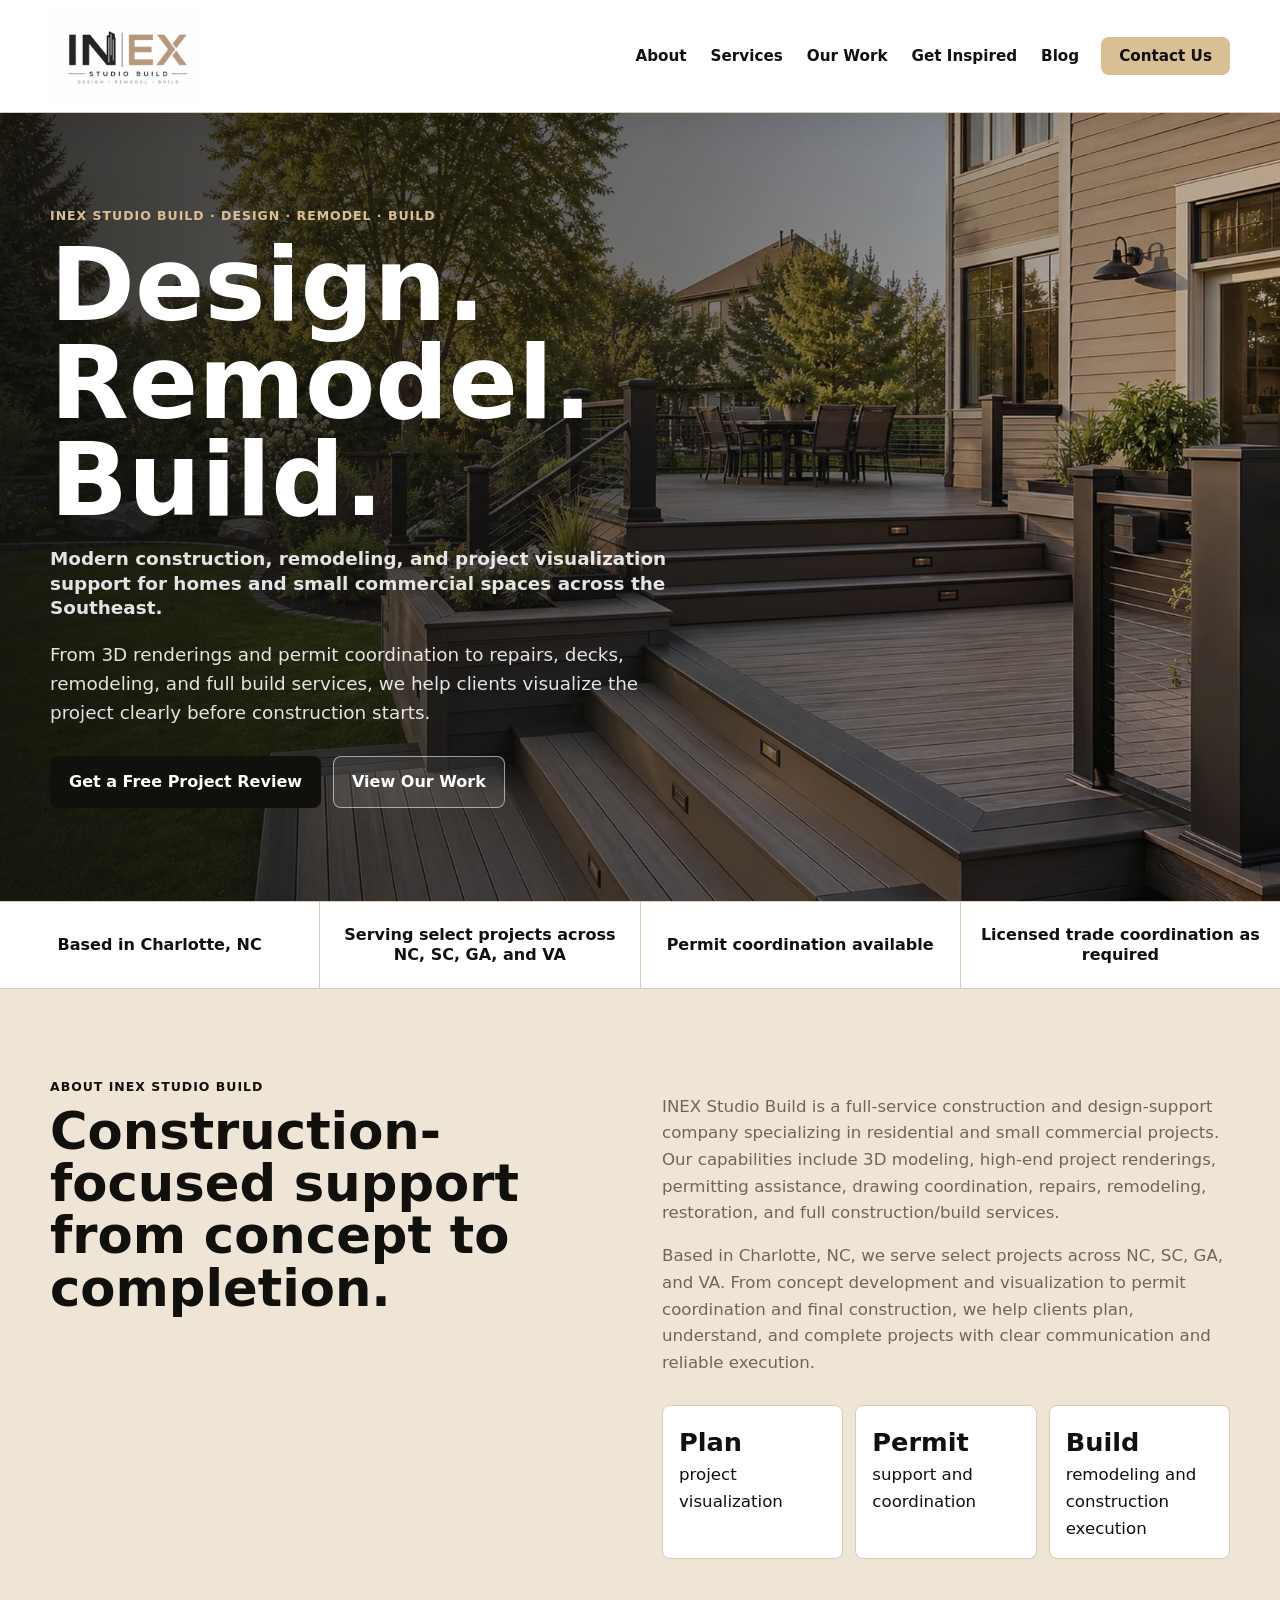
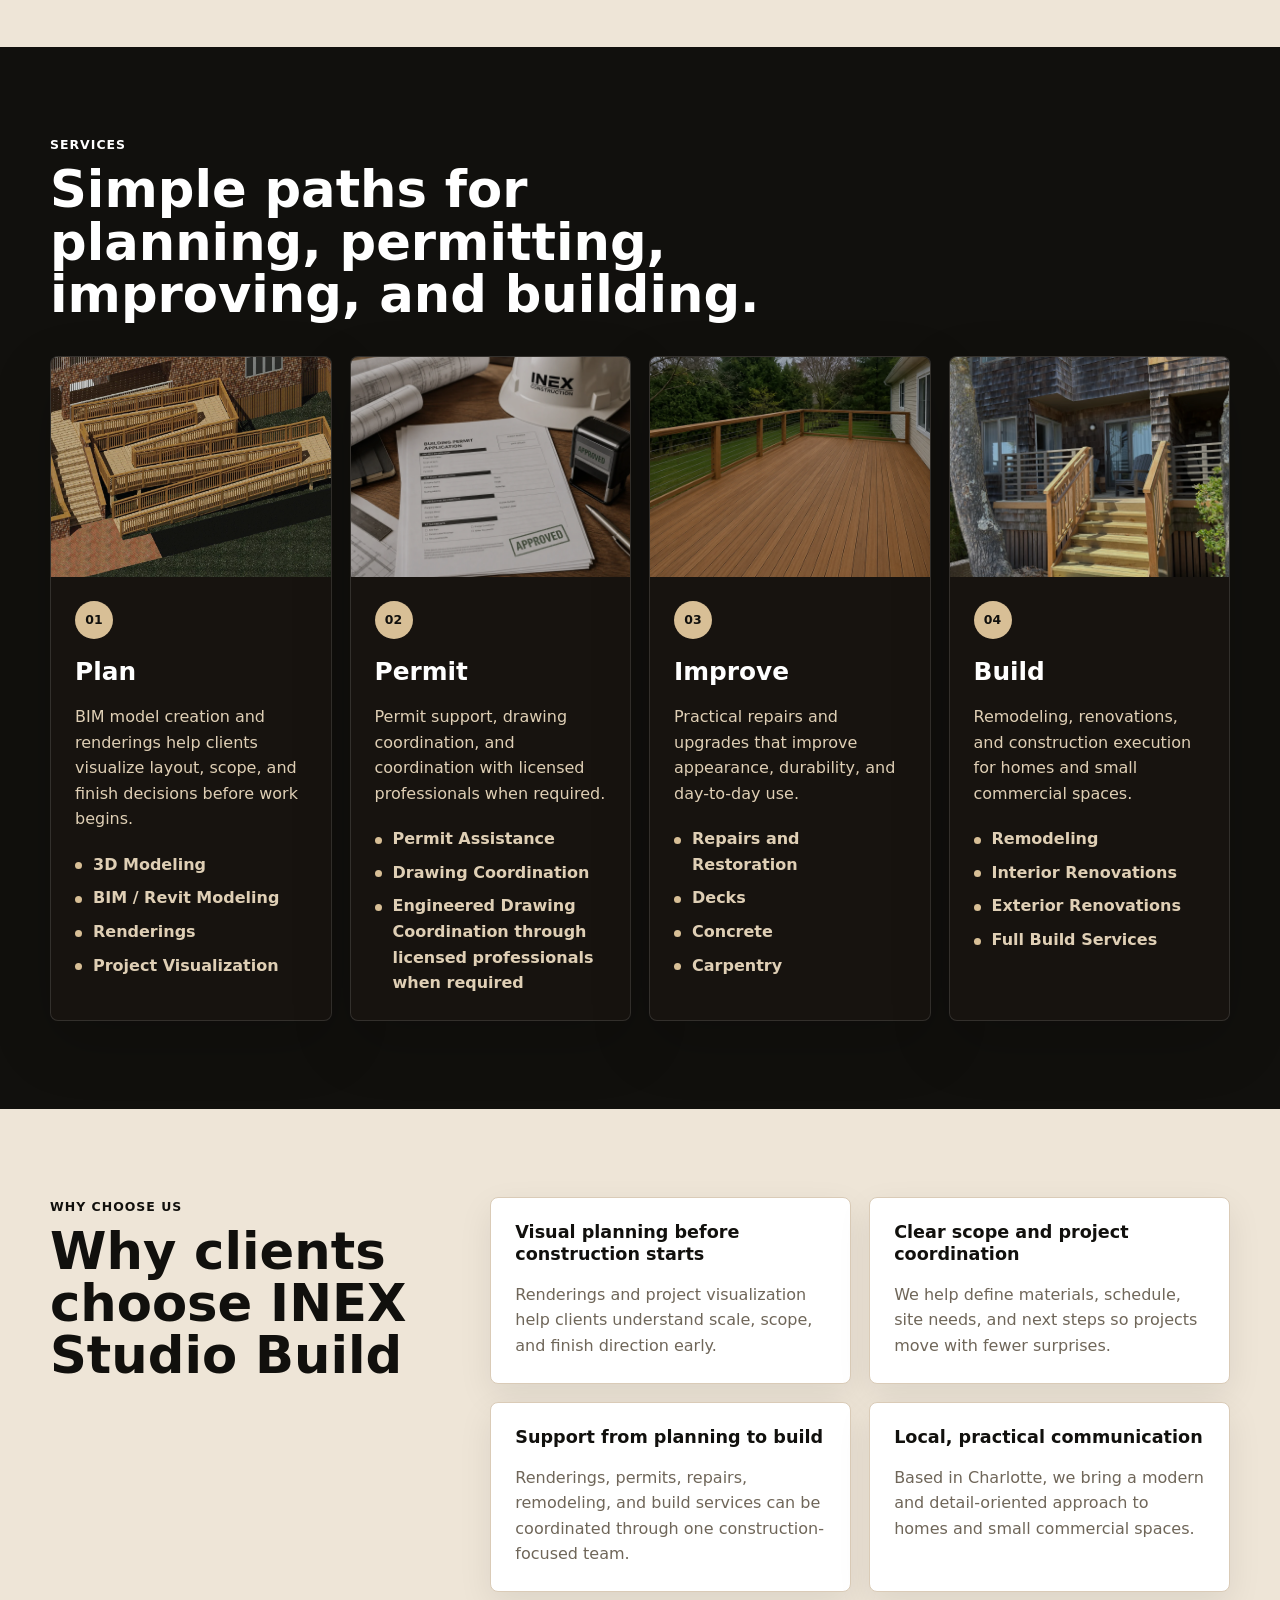
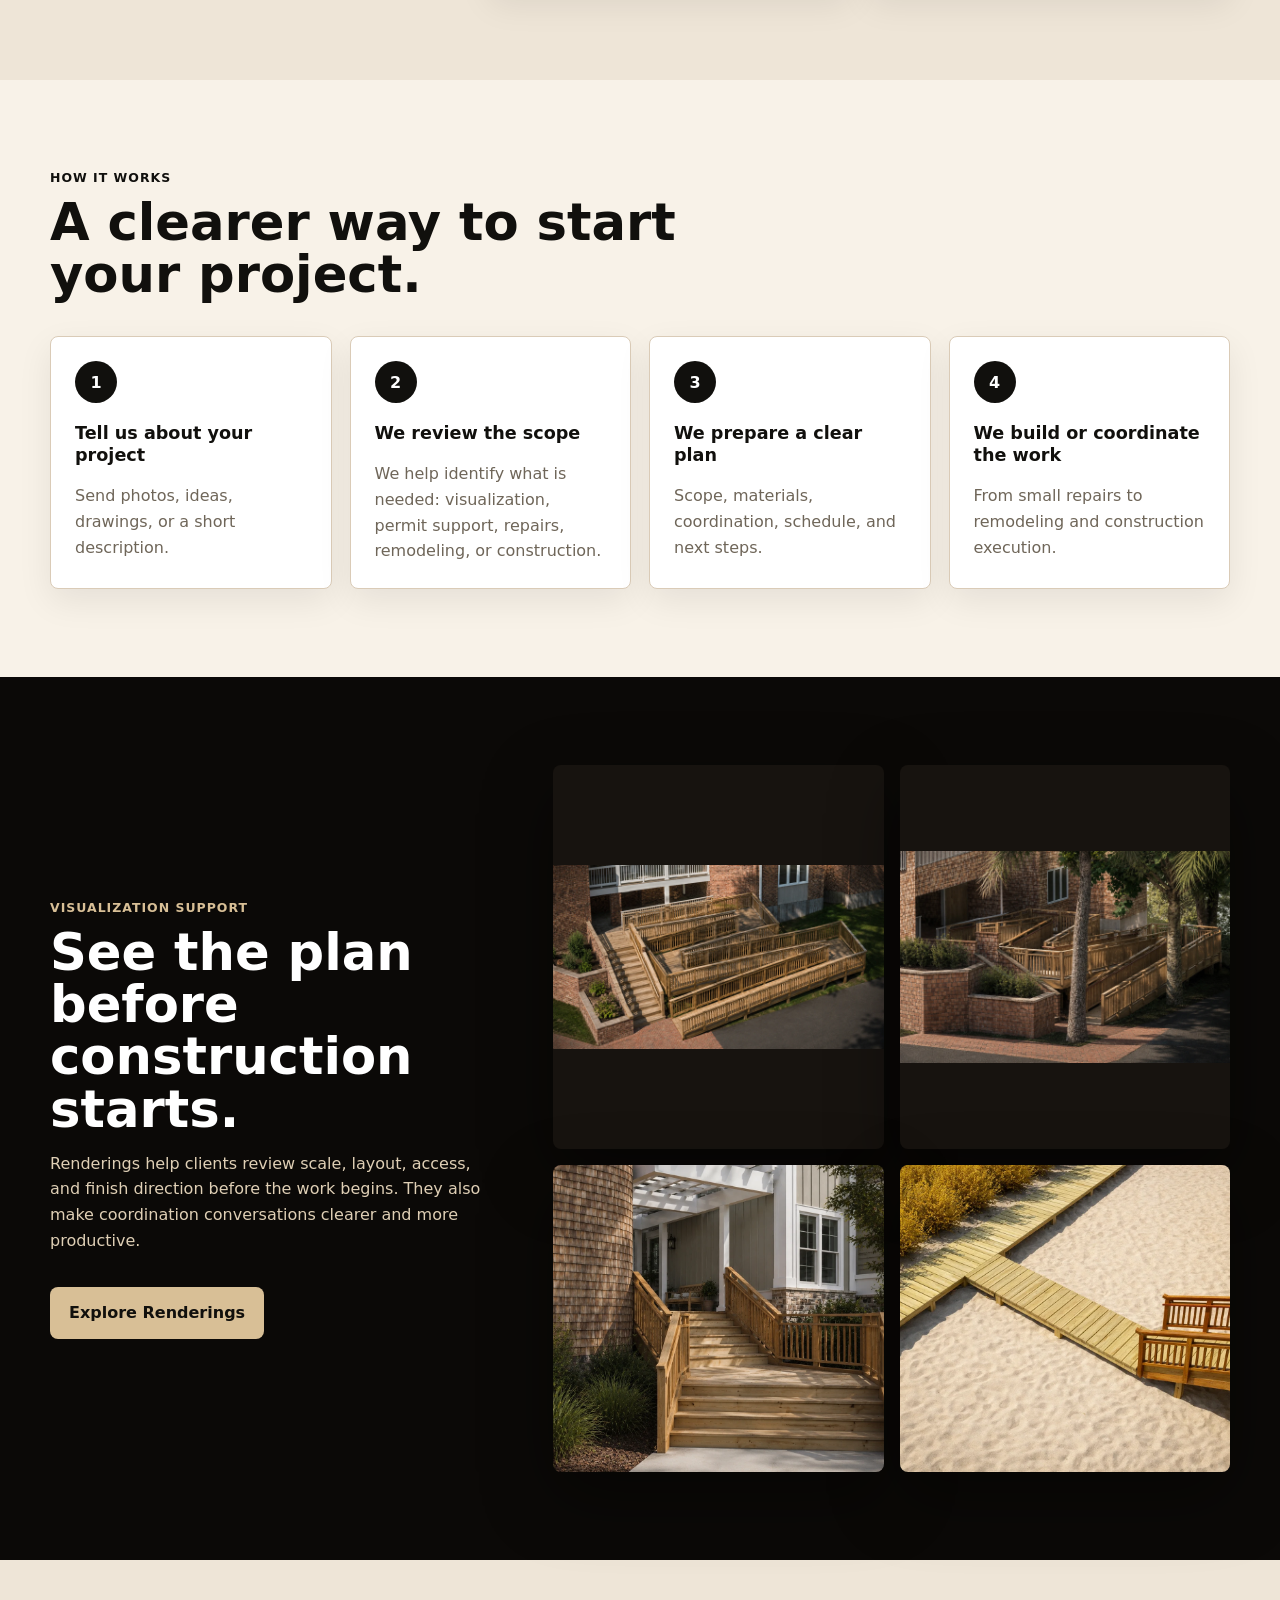
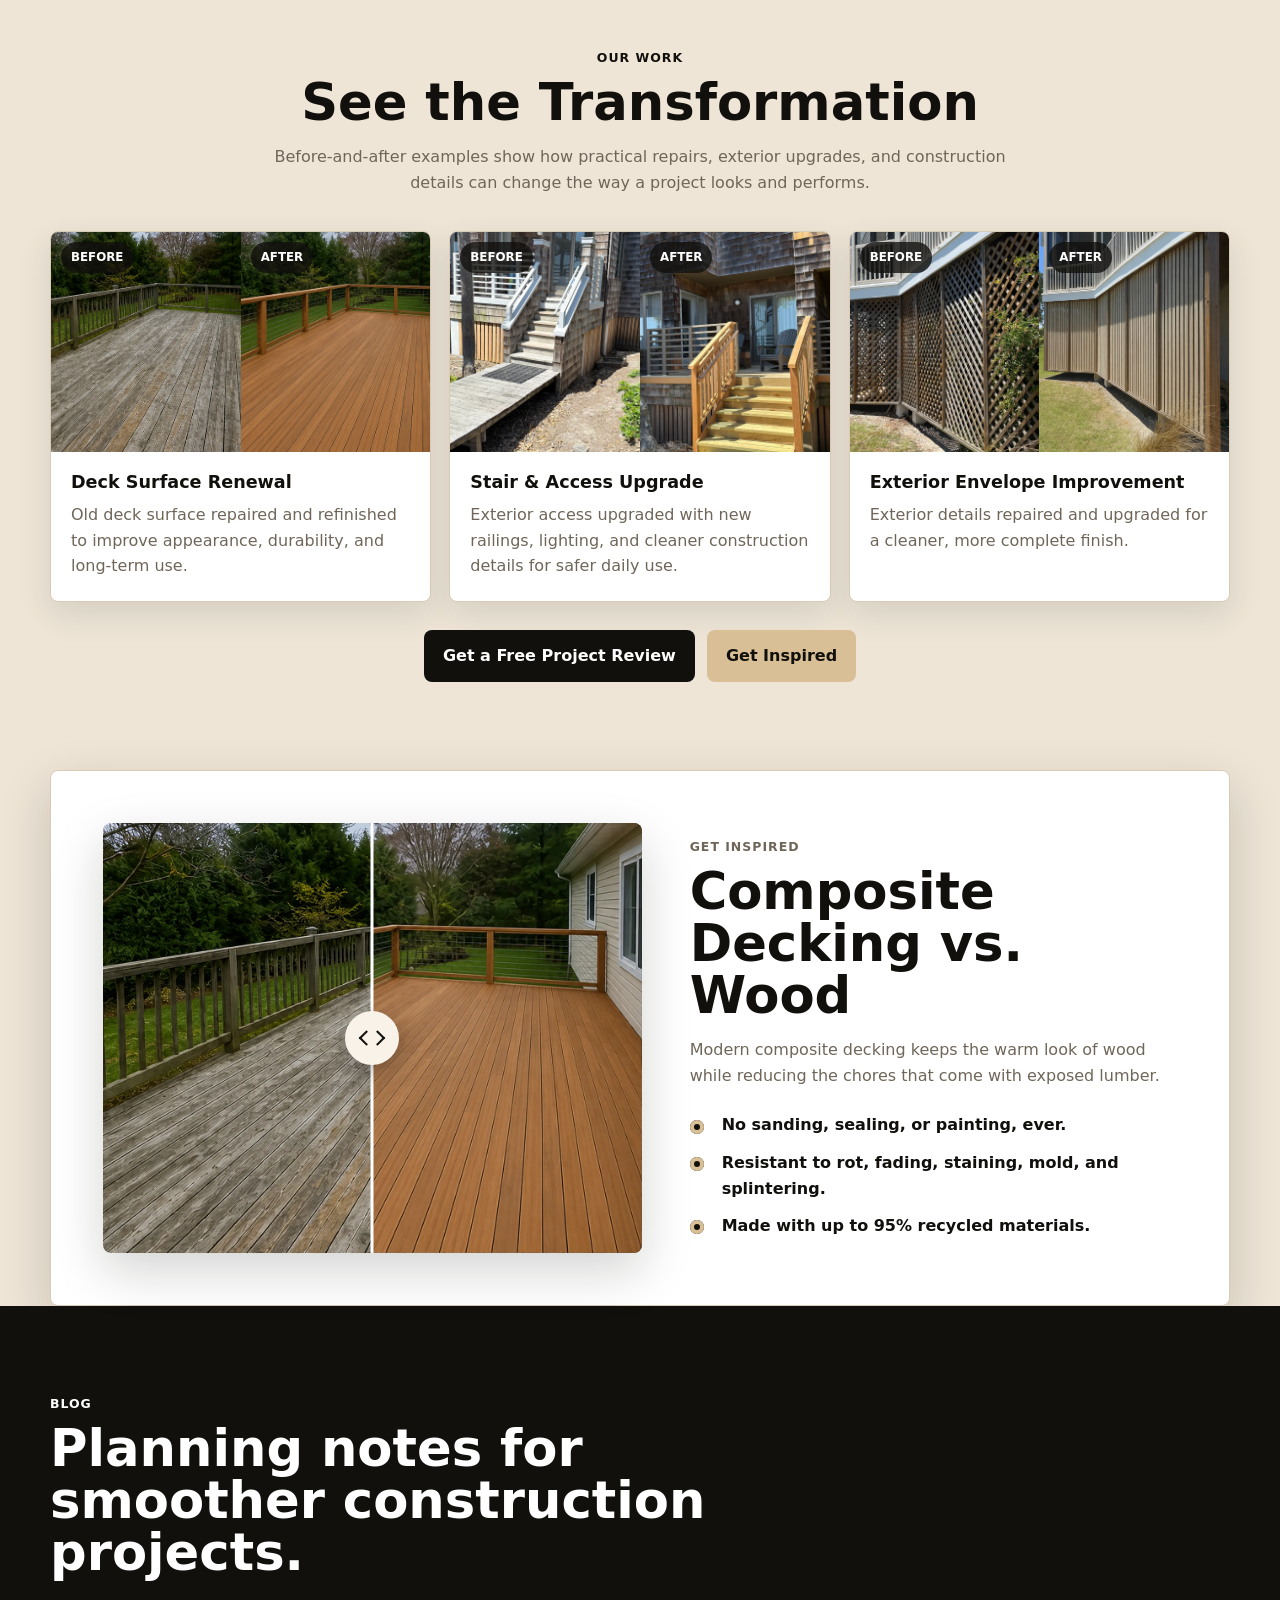
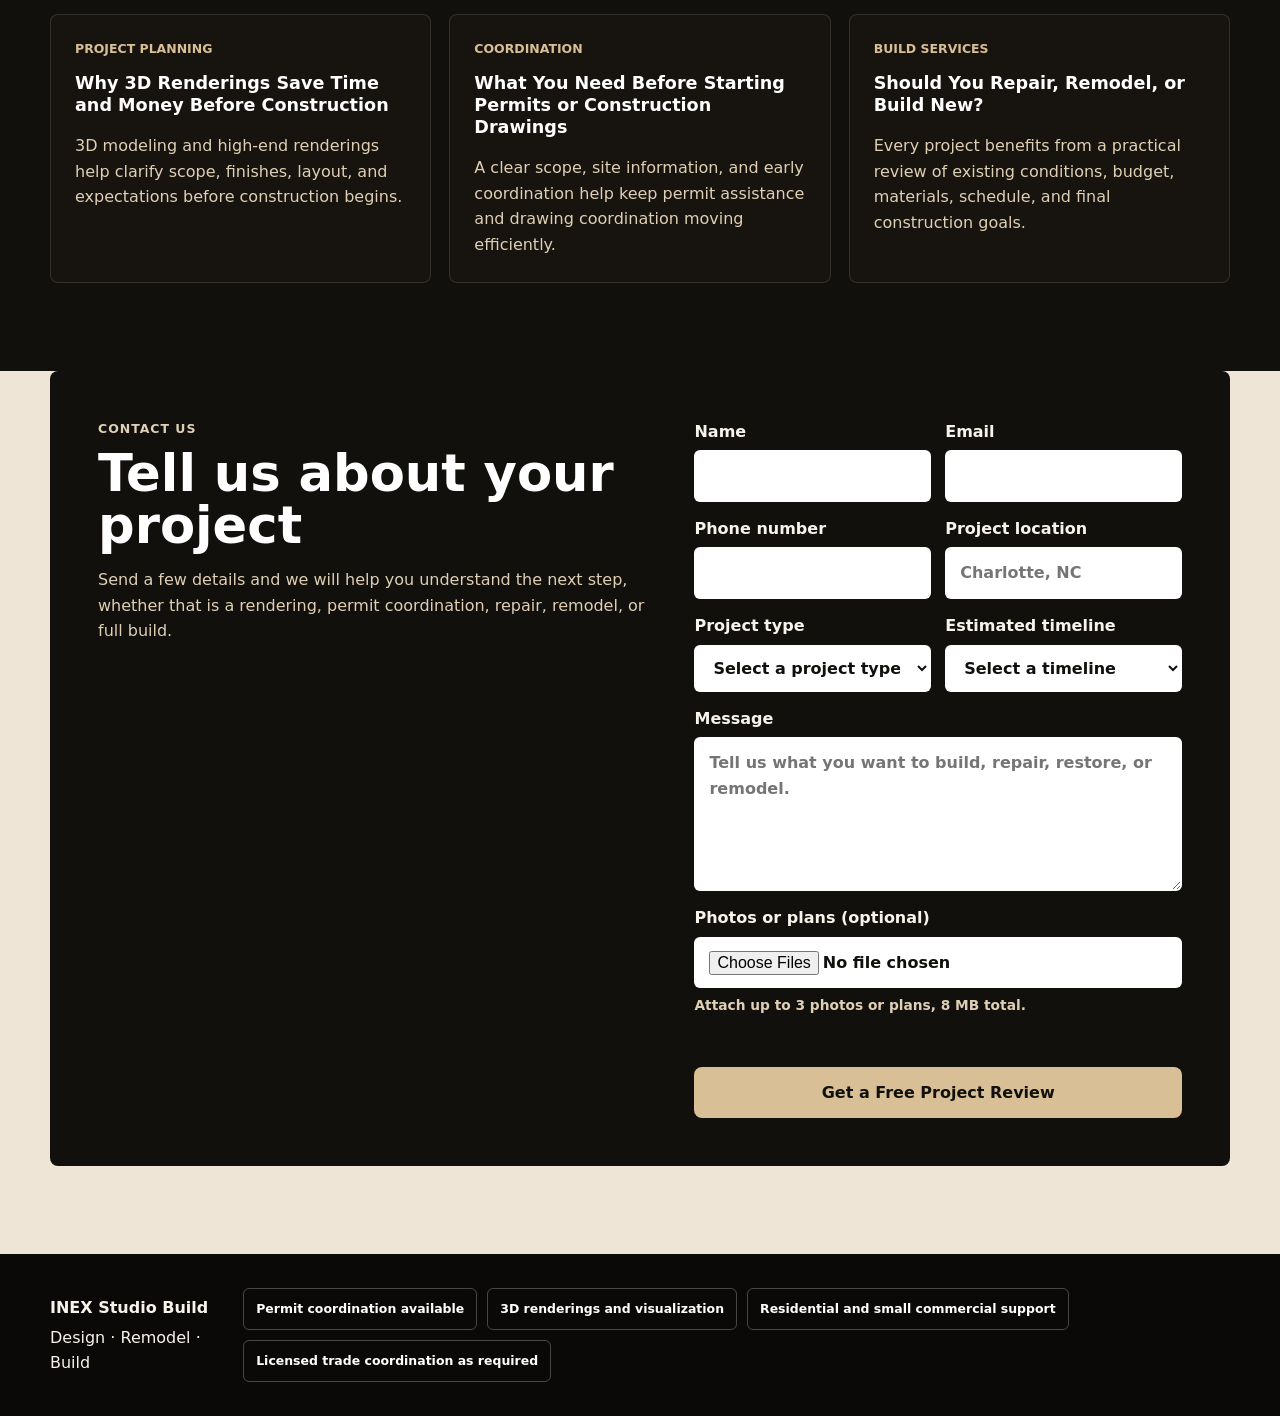
<file: index.html>
<!DOCTYPE html>
<html lang="en">
<head>
  <meta charset="UTF-8">
  <meta name="viewport" content="width=device-width, initial-scale=1.0">
  <meta name="description" content="INEX Studio Build provides construction, remodeling, project visualization, permit support, repairs, decking, concrete, carpentry, and build services from Charlotte across select Southeast projects.">
  <title>INEX Studio Build | Design · Remodel · Build</title>
  <link rel="stylesheet" href="styles.css">
</head>
<body>
  <!-- Sticky site navigation -->
  <header class="site-header" id="top">
    <nav class="nav" aria-label="Primary navigation">
      <a class="brand" href="#top" aria-label="INEX Studio Build home">
        <img class="brand-logo" src="assets/logos/inex-black-beige-logo.webp" alt="INEX Studio Build">
      </a>

      <button class="nav-toggle" type="button" aria-expanded="false" aria-controls="site-menu">
        <span></span>
        <span></span>
        <span></span>
        <span class="sr-only">Toggle menu</span>
      </button>

      <ul class="nav-menu" id="site-menu">
        <li><a href="#about">About</a></li>
        <li><a href="#services">Services</a></li>
        <li><a href="#work">Our Work</a></li>
        <li><a href="#inspired">Get Inspired</a></li>
        <li><a href="#blog">Blog</a></li>
        <li><a class="nav-cta" href="#contact">Contact Us</a></li>
      </ul>
    </nav>
  </header>

  <main>
    <!-- Full-width homepage hero -->
    <section class="hero" aria-labelledby="hero-title">
      <img src="assets/images/hero-deck.webp" alt="Modern composite backyard deck attached to a renovated home" fetchpriority="high">
      <div class="hero-overlay"></div>
      <div class="hero-content">
        <p class="eyebrow">INEX Studio Build · Design · Remodel · Build</p>
        <h1 id="hero-title">Design. Remodel. Build.</h1>
        <p class="hero-lede">Modern construction, remodeling, and project visualization support for homes and small commercial spaces across the Southeast.</p>
        <p class="hero-support">From 3D renderings and permit coordination to repairs, decks, remodeling, and full build services, we help clients visualize the project clearly before construction starts.</p>
        <div class="hero-actions">
          <a class="button primary" href="#contact">Get a Free Project Review</a>
          <a class="button ghost" href="#work">View Our Work</a>
        </div>
      </div>
    </section>

    <!-- Trust points placed near the first impression -->
    <section class="trust-strip" aria-label="Project support highlights">
      <span>Based in Charlotte, NC</span>
      <span>Serving select projects across NC, SC, GA, and VA</span>
      <span>Permit coordination available</span>
      <span>Licensed trade coordination as required</span>
    </section>

    <!-- Company positioning section -->
    <section class="section about" id="about">
      <div class="section-heading">
        <p class="eyebrow">About INEX Studio Build</p>
        <h2>Construction-focused support from concept to completion.</h2>
      </div>
      <div class="about-copy">
        <p>INEX Studio Build is a full-service construction and design-support company specializing in residential and small commercial projects. Our capabilities include 3D modeling, high-end project renderings, permitting assistance, drawing coordination, repairs, remodeling, restoration, and full construction/build services.</p>
        <p>Based in Charlotte, NC, we serve select projects across NC, SC, GA, and VA. From concept development and visualization to permit coordination and final construction, we help clients plan, understand, and complete projects with clear communication and reliable execution.</p>
        <div class="stats" aria-label="Company highlights">
          <span><strong>Plan</strong> project visualization</span>
          <span><strong>Permit</strong> support and coordination</span>
          <span><strong>Build</strong> remodeling and construction execution</span>
        </div>
      </div>
    </section>

    <!-- Services overview grouped into clear customer paths -->
    <section class="section services" id="services">
      <div class="section-heading compact">
        <p class="eyebrow">Services</p>
        <h2>Simple paths for planning, permitting, improving, and building.</h2>
      </div>
      <div class="service-lanes">
        <a class="service-lane" href="service.html?service=3d-modeling-renderings" target="_blank" rel="noopener">
          <img src="assets/images/optimized/modeling-rendering-ramp-overview.webp" alt="3D rendering used for project visualization" loading="lazy">
          <div>
            <span class="service-step">01</span>
            <h3>Plan</h3>
            <p>BIM model creation and renderings help clients visualize layout, scope, and finish decisions before work begins.</p>
            <ul>
              <li>3D Modeling</li>
              <li>BIM / Revit Modeling</li>
              <li>Renderings</li>
              <li>Project Visualization</li>
            </ul>
          </div>
        </a>
        <a class="service-lane" href="service.html?service=permit-assistance" target="_blank" rel="noopener">
          <img src="assets/images/optimized/permit-assistance-documents.webp" alt="Permit application, plans, and approved stamp for construction coordination" loading="lazy">
          <div>
            <span class="service-step">02</span>
            <h3>Permit</h3>
            <p>Permit support, drawing coordination, and coordination with licensed professionals when required.</p>
            <ul>
              <li>Permit Assistance</li>
              <li>Drawing Coordination</li>
              <li>Engineered Drawing Coordination through licensed professionals when required</li>
            </ul>
          </div>
        </a>
        <a class="service-lane" href="service.html?service=repairs-restoration" target="_blank" rel="noopener">
          <img src="assets/images/optimized/deck-surface-after.webp" alt="Deck surface after repair and improvement work" loading="lazy">
          <div>
            <span class="service-step">03</span>
            <h3>Improve</h3>
            <p>Practical repairs and upgrades that improve appearance, durability, and day-to-day use.</p>
            <ul>
              <li>Repairs and Restoration</li>
              <li>Decks</li>
              <li>Concrete</li>
              <li>Carpentry</li>
            </ul>
          </div>
        </a>
        <a class="service-lane" href="service.html?service=full-build-construction-services" target="_blank" rel="noopener">
          <img src="assets/images/optimized/stair-access-after.webp" alt="Completed exterior stair and access construction" loading="lazy">
          <div>
            <span class="service-step">04</span>
            <h3>Build</h3>
            <p>Remodeling, renovations, and construction execution for homes and small commercial spaces.</p>
            <ul>
              <li>Remodeling</li>
              <li>Interior Renovations</li>
              <li>Exterior Renovations</li>
              <li>Full Build Services</li>
            </ul>
          </div>
        </a>
      </div>
    </section>

    <!-- Customer-focused credibility section -->
    <section class="section why-choose" id="why">
      <div class="section-heading">
        <p class="eyebrow">Why Choose Us</p>
        <h2>Why clients choose INEX Studio Build</h2>
      </div>
      <div class="why-grid">
        <article>
          <h3>Visual planning before construction starts</h3>
          <p>Renderings and project visualization help clients understand scale, scope, and finish direction early.</p>
        </article>
        <article>
          <h3>Clear scope and project coordination</h3>
          <p>We help define materials, schedule, site needs, and next steps so projects move with fewer surprises.</p>
        </article>
        <article>
          <h3>Support from planning to build</h3>
          <p>Renderings, permits, repairs, remodeling, and build services can be coordinated through one construction-focused team.</p>
        </article>
        <article>
          <h3>Local, practical communication</h3>
          <p>Based in Charlotte, we bring a modern and detail-oriented approach to homes and small commercial spaces.</p>
        </article>
      </div>
    </section>

    <!-- Process section -->
    <section class="section process" id="process">
      <div class="section-heading compact">
        <p class="eyebrow">How It Works</p>
        <h2>A clearer way to start your project.</h2>
      </div>
      <div class="process-steps">
        <article>
          <span>1</span>
          <h3>Tell us about your project</h3>
          <p>Send photos, ideas, drawings, or a short description.</p>
        </article>
        <article>
          <span>2</span>
          <h3>We review the scope</h3>
          <p>We help identify what is needed: visualization, permit support, repairs, remodeling, or construction.</p>
        </article>
        <article>
          <span>3</span>
          <h3>We prepare a clear plan</h3>
          <p>Scope, materials, coordination, schedule, and next steps.</p>
        </article>
        <article>
          <span>4</span>
          <h3>We build or coordinate the work</h3>
          <p>From small repairs to remodeling and construction execution.</p>
        </article>
      </div>
    </section>

    <!-- High-impact rendering showcase -->
    <section class="section rendering-feature" id="renderings">
      <div class="rendering-copy">
        <p class="eyebrow">Visualization Support</p>
        <h2>See the plan before construction starts.</h2>
        <p>Renderings help clients review scale, layout, access, and finish direction before the work begins. They also make coordination conversations clearer and more productive.</p>
        <a class="button primary" href="service.html?service=3d-modeling-renderings" target="_blank" rel="noopener">Explore Renderings</a>
      </div>
      <div class="rendering-stack" aria-label="Project rendering examples">
        <img class="render-main" src="assets/images/optimized/ramp-enhanced-overview.webp" alt="Enhanced 3D rendering of a coordinated ramp and exterior access project" loading="lazy">
        <img class="render-main" src="assets/images/optimized/ramp-perspective-enhanced.webp" alt="Enhanced 3D perspective rendering of a ramp and exterior access project" loading="lazy">
        <img class="render-float top" src="assets/images/optimized/main-stair-enhanced.webp" alt="Enhanced 3D rendering of a main entry stair and landing project" loading="lazy">
        <img class="render-float bottom" src="assets/images/optimized/rendering-boardwalk.webp" alt="3D rendering of boardwalk and exterior access concept" loading="lazy">
      </div>
    </section>

    <!-- Transformation-focused project examples -->
    <section class="section portfolio transformations" id="work">
      <div class="section-heading centered">
        <p class="eyebrow">Our Work</p>
        <h2>See the Transformation</h2>
        <p>Before-and-after examples show how practical repairs, exterior upgrades, and construction details can change the way a project looks and performs.</p>
      </div>

      <div class="before-after-grid" aria-label="Before and after project examples">
        <article class="before-after-card">
          <div class="ba-images">
            <figure>
              <img src="assets/images/optimized/deck-surface-before.webp" alt="Deck surface before repair work" loading="lazy">
              <figcaption>Before</figcaption>
            </figure>
            <figure>
              <img src="assets/images/optimized/deck-surface-after.webp" alt="Deck surface after repair and construction work" loading="lazy">
              <figcaption>After</figcaption>
            </figure>
          </div>
          <h3>Deck Surface Renewal</h3>
          <p>Old deck surface repaired and refinished to improve appearance, durability, and long-term use.</p>
        </article>
        <article class="before-after-card">
          <div class="ba-images">
            <figure>
              <img src="assets/images/optimized/stairs-before.webp" alt="Exterior stair and access area before construction improvements" loading="lazy">
              <figcaption>Before</figcaption>
            </figure>
            <figure>
              <img src="assets/images/optimized/stair-access-after.webp" alt="Exterior stair and access area after construction improvements" loading="lazy">
              <figcaption>After</figcaption>
            </figure>
          </div>
          <h3>Stair &amp; Access Upgrade</h3>
          <p>Exterior access upgraded with new railings, lighting, and cleaner construction details for safer daily use.</p>
        </article>
        <article class="before-after-card">
          <div class="ba-images">
            <figure>
              <img src="assets/images/optimized/envelope-lattice-before.webp" alt="Exterior lattice area before improvement work" loading="lazy">
              <figcaption>Before</figcaption>
            </figure>
            <figure>
              <img src="assets/images/optimized/building-envelope-lattice-after.webp" alt="Exterior building envelope detail after improvement work" loading="lazy">
              <figcaption>After</figcaption>
            </figure>
          </div>
          <h3>Exterior Envelope Improvement</h3>
          <p>Exterior details repaired and upgraded for a cleaner, more complete finish.</p>
        </article>
      </div>

      <div class="portfolio-cta">
        <a class="button primary" href="#contact">Get a Free Project Review</a>
        <a class="button secondary" href="#inspired">Get Inspired</a>
      </div>
    </section>

    <!-- Interactive image comparison slider -->
    <section class="section comparison" id="inspired">
      <div class="comparison-media" aria-label="Composite decking versus weathered wood image comparison">
        <div class="compare-slider" id="compare-slider">
          <img class="compare-image base" src="assets/images/optimized/deck-surface-before.webp" alt="Weathered deck surface before repair and restoration work">
          <div class="compare-image reveal" id="compare-reveal">
            <img src="assets/images/optimized/deck-surface-after.webp" alt="Finished deck surface after repair and construction work">
          </div>
          <button class="compare-handle" id="compare-handle" type="button" aria-label="Drag to compare composite decking and wood">
            <span></span>
          </button>
        </div>
      </div>
      <div class="comparison-copy">
        <p class="eyebrow">Get Inspired</p>
        <h2>Composite Decking vs. Wood</h2>
        <p>Modern composite decking keeps the warm look of wood while reducing the chores that come with exposed lumber.</p>
        <ul class="benefit-list">
          <li>No sanding, sealing, or painting, ever.</li>
          <li>Resistant to rot, fading, staining, mold, and splintering.</li>
          <li>Made with up to 95% recycled materials.</li>
        </ul>
      </div>
    </section>

    <!-- Editorial blog preview -->
    <section class="section blog" id="blog">
      <div class="section-heading compact">
        <p class="eyebrow">Blog</p>
        <h2>Planning notes for smoother construction projects.</h2>
      </div>
      <div class="blog-grid">
        <article>
          <span>Project Planning</span>
          <h3>Why 3D Renderings Save Time and Money Before Construction</h3>
          <p>3D modeling and high-end renderings help clarify scope, finishes, layout, and expectations before construction begins.</p>
        </article>
        <article>
          <span>Coordination</span>
          <h3>What You Need Before Starting Permits or Construction Drawings</h3>
          <p>A clear scope, site information, and early coordination help keep permit assistance and drawing coordination moving efficiently.</p>
        </article>
        <article>
          <span>Build Services</span>
          <h3>Should You Repair, Remodel, or Build New?</h3>
          <p>Every project benefits from a practical review of existing conditions, budget, materials, schedule, and final construction goals.</p>
        </article>
      </div>
    </section>

    <!-- Contact CTA -->
    <section class="contact" id="contact">
      <div>
        <p class="eyebrow">Contact Us</p>
        <h2>Tell us about your project</h2>
        <p>Send a few details and we will help you understand the next step, whether that is a rendering, permit coordination, repair, remodel, or full build.</p>
      </div>
      <form class="contact-form" action="/api/contact" method="POST" enctype="multipart/form-data" aria-label="Free project review request form">
        <div class="form-grid">
          <label>
            Name
            <input type="text" name="name" autocomplete="name" required>
          </label>
          <label>
            Email
            <input type="email" name="email" autocomplete="email" required>
          </label>
          <label>
            Phone number
            <input type="tel" name="phone" autocomplete="tel" required>
          </label>
          <label>
            Project location
            <input type="text" name="location" autocomplete="address-level2" placeholder="Charlotte, NC" required>
          </label>
          <label>
            Project type
            <select name="project" required>
              <option value="">Select a project type</option>
              <option>3D Modeling &amp; Renderings</option>
              <option>Permit Assistance</option>
              <option>Drawing Coordination</option>
              <option>Repairs &amp; Restoration</option>
              <option>Remodeling</option>
              <option>Decking Construction &amp; Repairs</option>
              <option>Concrete Work</option>
              <option>Carpentry</option>
              <option>Interior &amp; Exterior Renovations</option>
              <option>Full Build / Construction Services</option>
            </select>
          </label>
          <label>
            Estimated timeline
            <select name="timeline" required>
              <option value="">Select a timeline</option>
              <option>As soon as possible</option>
              <option>1-3 months</option>
              <option>3-6 months</option>
              <option>6+ months</option>
              <option>Still planning</option>
            </select>
          </label>
        </div>
        <label>
          Message
          <textarea name="message" rows="5" placeholder="Tell us what you want to build, repair, restore, or remodel." required></textarea>
        </label>
        <label class="file-field">
          Photos or plans (optional)
          <input type="file" name="attachments" accept=".jpg,.jpeg,.png,.webp,.pdf" multiple>
          <span>Attach up to 3 photos or plans, 8 MB total.</span>
        </label>
        <label class="form-honeypot" aria-hidden="true">
          Website
          <input type="text" name="website" tabindex="-1" autocomplete="off">
        </label>
        <p class="form-status" role="status" aria-live="polite"></p>
        <button class="button primary" type="submit">Get a Free Project Review</button>
      </form>
    </section>
  </main>

  <!-- Footer trust summary -->
  <footer class="site-footer">
    <div class="footer-brand">
      <strong>INEX Studio Build</strong>
      <span>Design · Remodel · Build</span>
    </div>
    <div class="membership-logos trust-points" aria-label="Project support capabilities">
      <span>Permit coordination available</span>
      <span>3D renderings and visualization</span>
      <span>Residential and small commercial support</span>
      <span>Licensed trade coordination as required</span>
    </div>
  </footer>

  <!-- Lightbox modal for portfolio browsing -->
  <div class="lightbox" id="lightbox" aria-hidden="true" role="dialog" aria-modal="true" aria-label="Project gallery">
    <button class="lightbox-close" type="button" aria-label="Close gallery">&times;</button>
    <button class="lightbox-arrow prev" type="button" aria-label="Previous project">&#8249;</button>
    <figure>
      <img id="lightbox-image" src="assets/images/optimized/deck-surface-after.webp" alt="">
      <figcaption id="lightbox-caption"></figcaption>
    </figure>
    <button class="lightbox-arrow next" type="button" aria-label="Next project">&#8250;</button>
  </div>

  <script src="script.js"></script>
</body>
</html>
</file>
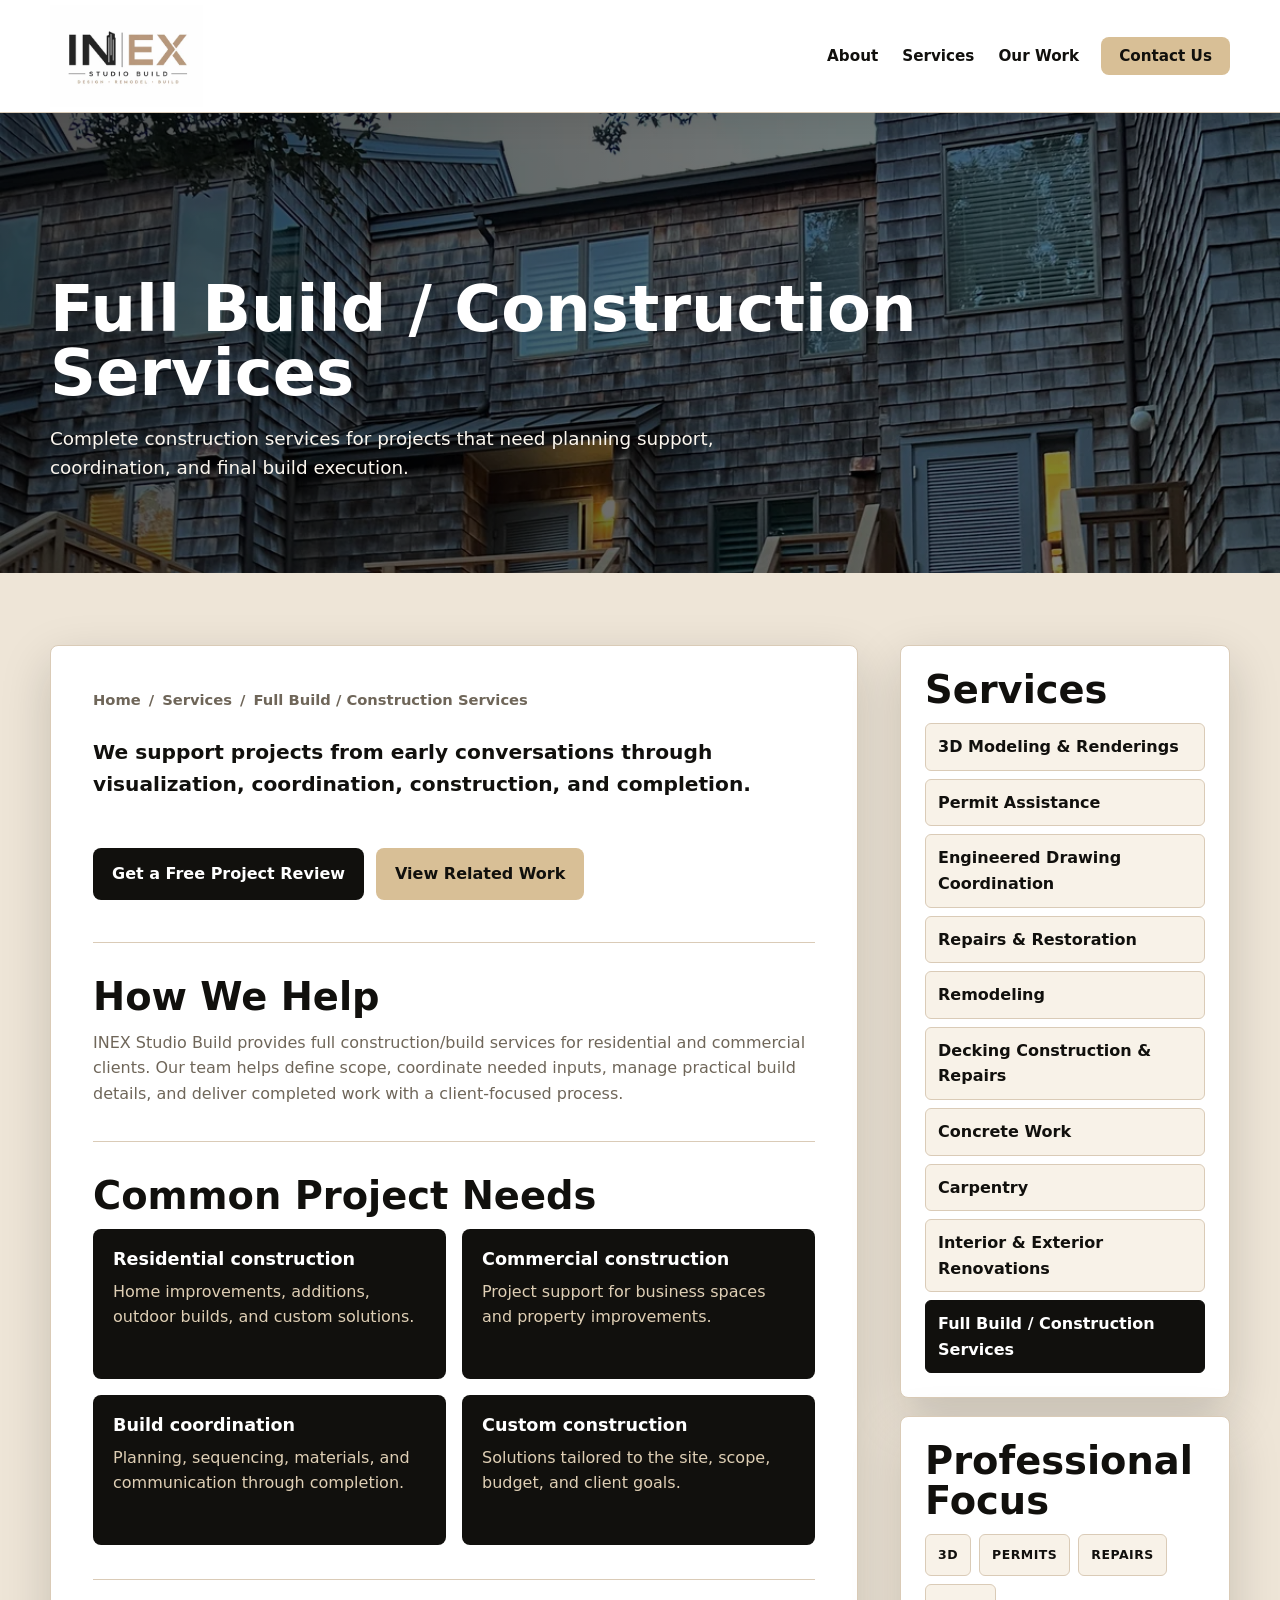
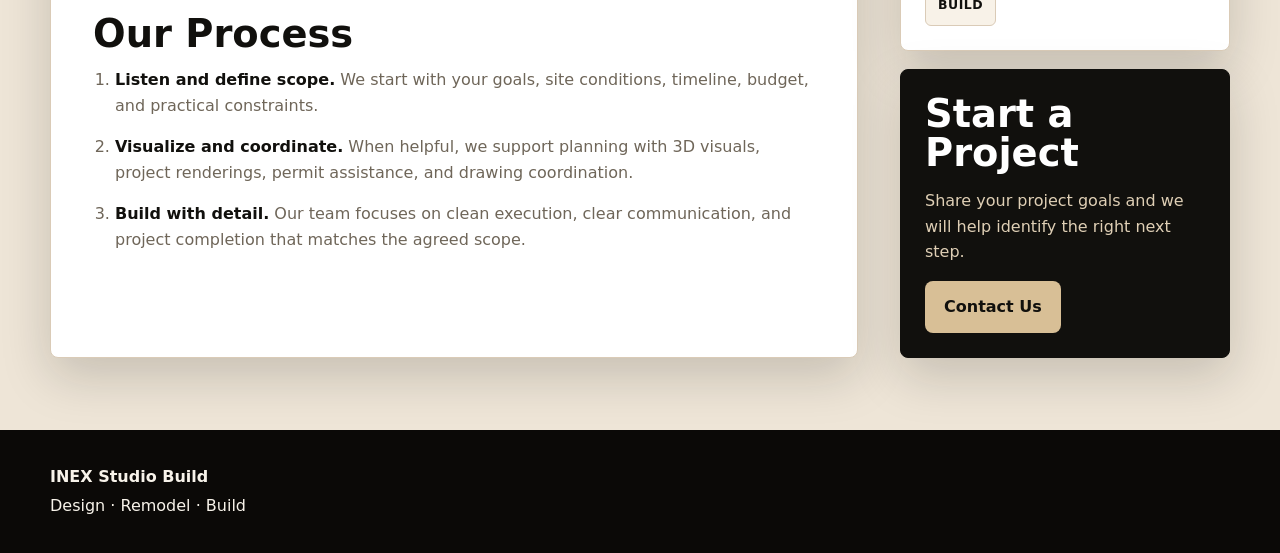
<file: service.html>
<!DOCTYPE html>
<html lang="en">
<head>
  <meta charset="UTF-8">
  <meta name="viewport" content="width=device-width, initial-scale=1.0">
  <meta name="description" content="Service details for INEX Studio Build construction, remodeling, visualization, permit support, and build capabilities.">
  <title>Service Details | INEX Studio Build</title>
  <link rel="stylesheet" href="styles.css">
  <link rel="stylesheet" href="service-detail.css">
</head>
<body>
  <!-- Shared detail-page navigation -->
  <header class="site-header" id="top">
    <nav class="nav" aria-label="Primary navigation">
      <a class="brand" href="index.html#top" aria-label="INEX Studio Build home">
        <img class="brand-logo" src="assets/logos/inex-black-beige-logo.webp" alt="INEX Studio Build">
      </a>
      <ul class="nav-menu detail-nav">
        <li><a href="index.html#about">About</a></li>
        <li><a href="index.html#services">Services</a></li>
        <li><a href="index.html#work">Our Work</a></li>
        <li><a class="nav-cta" href="index.html#contact">Contact Us</a></li>
      </ul>
    </nav>
  </header>

  <main class="service-page">
    <!-- Service hero is filled from service-detail.js -->
    <section class="service-hero" aria-labelledby="service-title">
      <img id="service-hero-image" src="assets/images/hero-deck.webp" alt="">
      <div class="service-hero-overlay"></div>
      <div class="service-hero-content">
        <h1 id="service-title">Service Details</h1>
        <p class="service-subtitle" id="service-subtitle"></p>
        <p id="service-summary"></p>
      </div>
    </section>

    <section class="service-layout">
      <article class="service-article">
        <nav class="breadcrumbs" aria-label="Breadcrumb">
          <a href="index.html#top">Home</a>
          <span>/</span>
          <a href="index.html#services">Services</a>
          <span>/</span>
          <strong id="service-breadcrumb">Service</strong>
        </nav>

        <p class="lead" id="service-lead"></p>
        <div class="service-intro" id="service-intro"></div>

        <div class="detail-cta-row">
          <a class="button primary" href="index.html#contact">Get a Free Project Review</a>
          <a class="button secondary" href="index.html#work">View Related Work</a>
        </div>

        <div class="service-section">
          <h2>How We Help</h2>
          <div class="service-body" id="service-body"></div>
        </div>

        <div class="service-section rendering-gallery" id="rendering-gallery">
          <div class="gallery-heading">
            <p class="eyebrow">Rendering Examples</p>
            <h2>Visualize the project before construction starts.</h2>
            <p>BIM-based views help clients understand the project, compare options, and request practical changes while the work is still easier to adjust.</p>
          </div>
          <div class="rendering-gallery-grid" id="rendering-gallery-grid"></div>
        </div>

        <div class="service-section">
          <h2>Common Project Needs</h2>
          <div class="idea-grid" id="service-ideas"></div>
        </div>

        <div class="service-section">
          <h2>Our Process</h2>
          <ol class="process-list" id="service-process"></ol>
        </div>

        <div class="service-bottom-cta" id="service-cta">
          <h2 id="service-cta-title"></h2>
          <p id="service-cta-text"></p>
          <a class="button primary" id="service-cta-button" href="index.html#contact">Start Your Rendering Project</a>
        </div>
      </article>

      <aside class="service-sidebar" aria-label="Service navigation and credentials">
        <div class="sidebar-panel">
          <h2>Services</h2>
          <ul id="service-list"></ul>
        </div>
        <div class="sidebar-panel">
          <h2>Professional Focus</h2>
          <div class="membership-logos detail-memberships" aria-label="Professional focus areas">
            <span>3D</span>
            <span>PERMITS</span>
            <span>REPAIRS</span>
            <span>BUILD</span>
          </div>
        </div>
        <div class="sidebar-panel dark-panel">
          <h2>Start a Project</h2>
          <p>Share your project goals and we will help identify the right next step.</p>
          <a class="button primary" href="index.html#contact">Contact Us</a>
        </div>
      </aside>
    </section>
  </main>

  <footer class="site-footer">
    <div class="footer-brand">
      <strong>INEX Studio Build</strong>
      <span>Design · Remodel · Build</span>
    </div>
  </footer>

  <script src="service-detail.js"></script>
</body>
</html>
</file>
<file: styles.css>
:root {
  --bg: #eee5d7;
  --surface: #f8f2e8;
  --card: #ffffff;
  --ink: #11100d;
  --muted: #6f6659;
  --line: #dacbb7;
  --accent: #d8bf96;
  --accent-dark: #0b0907;
  --beige: #d8bf96;
  --shadow: 0 18px 50px rgba(17, 16, 13, 0.18);
  --radius: 8px;
}

* {
  box-sizing: border-box;
}

html {
  scroll-behavior: smooth;
}

body {
  margin: 0;
  color: var(--ink);
  background: var(--bg);
  font-family: Inter, ui-sans-serif, system-ui, -apple-system, BlinkMacSystemFont, "Segoe UI", Arial, sans-serif;
  line-height: 1.6;
}

img {
  display: block;
  max-width: 100%;
}

a {
  color: inherit;
  text-decoration: none;
}

button,
input,
select,
textarea {
  font: inherit;
}

.sr-only {
  position: absolute;
  width: 1px;
  height: 1px;
  padding: 0;
  overflow: hidden;
  clip: rect(0, 0, 0, 0);
  white-space: nowrap;
  border: 0;
}

/* Sticky navigation */
.site-header {
  position: sticky;
  top: 0;
  z-index: 30;
  background: #fff;
  border-bottom: 1px solid var(--line);
  box-shadow: 0 10px 30px rgba(17, 16, 13, 0.08);
}

.nav {
  width: min(1180px, calc(100% - 32px));
  min-height: 112px;
  margin: 0 auto;
  display: flex;
  align-items: center;
  justify-content: space-between;
  gap: 24px;
}

.brand {
  display: inline-flex;
  align-items: center;
  min-width: 0;
}

.brand-logo {
  width: clamp(172px, 20vw, 260px);
  height: 102px;
  object-fit: contain;
  object-position: left center;
}

.brand-mark {
  width: 42px;
  height: 42px;
  display: grid;
  place-items: center;
  color: var(--ink);
  background: var(--beige);
  border-radius: 6px;
  font-size: 0.9rem;
}

.brand small {
  display: block;
  color: #dfcfb5;
  font-size: 0.75rem;
  font-weight: 600;
}

.nav-menu {
  color: var(--ink);
  display: flex;
  align-items: center;
  gap: 20px;
  margin: 0;
  padding: 0;
  list-style: none;
  font-size: 0.95rem;
  font-weight: 700;
}

.nav-menu a {
  padding: 10px 2px;
}

.nav-menu a:hover,
.nav-menu a:focus-visible {
  color: var(--beige);
}

.nav-cta {
  padding: 10px 18px !important;
  color: var(--ink);
  background: var(--beige);
  border-radius: var(--radius);
}

.has-dropdown {
  position: relative;
}

.dropdown {
  position: absolute;
  top: calc(100% + 14px);
  left: -18px;
  width: 240px;
  margin: 0;
  padding: 12px;
  list-style: none;
  color: var(--ink);
  background: #fff;
  border: 1px solid var(--line);
  border-radius: var(--radius);
  box-shadow: var(--shadow);
  opacity: 0;
  visibility: hidden;
  transform: translateY(-6px);
  transition: 180ms ease;
}

.has-dropdown:hover .dropdown,
.has-dropdown:focus-within .dropdown {
  opacity: 1;
  visibility: visible;
  transform: translateY(0);
}

.dropdown a {
  display: block;
  padding: 10px 12px;
  border-radius: 6px;
}

.dropdown a:hover,
.dropdown a:focus-visible {
  background: var(--surface);
}

.nav-toggle {
  display: none;
  width: 44px;
  height: 44px;
  padding: 10px;
  background: #fff;
  border: 1px solid var(--beige);
  border-radius: var(--radius);
}

.nav-toggle span:not(.sr-only) {
  display: block;
  height: 2px;
  margin: 5px 0;
  background: var(--ink);
}

/* Full-width hero */
.hero {
  position: relative;
  min-height: calc(100vh - 112px);
  display: grid;
  align-items: center;
  overflow: hidden;
}

.hero img,
.hero-overlay {
  position: absolute;
  inset: 0;
  width: 100%;
  height: 100%;
}

.hero img {
  object-fit: cover;
}

.hero-overlay {
  background: linear-gradient(90deg, rgba(17, 16, 13, 0.84), rgba(17, 16, 13, 0.56) 52%, rgba(17, 16, 13, 0.20));
}

.hero-content {
  position: relative;
  z-index: 1;
  width: min(1180px, calc(100% - 32px));
  margin: 0 auto;
  color: #fff;
}

.hero-content h1 {
  max-width: 820px;
  margin: 10px 0 18px;
  font-size: clamp(3rem, 8vw, 6.9rem);
  line-height: 0.95;
  letter-spacing: 0;
}

.hero-content p:not(.eyebrow) {
  max-width: 620px;
  color: rgba(255, 255, 255, 0.88);
  font-size: 1.15rem;
}

.hero-content .hero-lede {
  max-width: 760px;
  color: #fff;
  font-size: clamp(1.25rem, 2vw, 1.55rem);
  font-weight: 800;
  line-height: 1.35;
}

.hero-content .hero-support {
  margin-top: 12px;
}

.hero-actions,
.portfolio-cta {
  display: flex;
  flex-wrap: wrap;
  gap: 12px;
  margin-top: 28px;
}

.button {
  display: inline-flex;
  align-items: center;
  justify-content: center;
  min-height: 46px;
  padding: 12px 18px;
  border: 1px solid transparent;
  border-radius: var(--radius);
  font-weight: 800;
  cursor: pointer;
  transition: transform 160ms ease, background 160ms ease, color 160ms ease;
}

.button:hover {
  transform: translateY(-1px);
}

.button.primary {
  color: #fff;
  background: var(--ink);
}

.button.secondary {
  color: var(--ink);
  background: var(--beige);
}

.button.ghost {
  color: #fff;
  border-color: rgba(255, 255, 255, 0.55);
  background: rgba(255, 255, 255, 0.08);
}

.eyebrow {
  margin: 0;
  color: var(--ink);
  font-size: 0.78rem;
  font-weight: 800;
  letter-spacing: 0.08em;
  text-transform: uppercase;
}

.hero .eyebrow {
  color: var(--beige);
}

.trust-strip {
  display: grid;
  grid-template-columns: repeat(4, 1fr);
  gap: 1px;
  color: var(--ink);
  background: var(--line);
  border-block: 1px solid var(--line);
}

.trust-strip span {
  display: grid;
  place-items: center;
  min-height: 86px;
  padding: 18px;
  text-align: center;
  background: #fff;
  font-weight: 900;
  line-height: 1.25;
}

/* Shared page sections */
.section {
  width: min(1180px, calc(100% - 32px));
  margin: 0 auto;
  padding: 88px 0;
}

.section-heading {
  display: grid;
  grid-template-columns: minmax(220px, 0.85fr) minmax(0, 1.15fr);
  gap: 42px;
  align-items: start;
  margin-bottom: 36px;
}

.section-heading.compact,
.section-heading.centered {
  display: block;
  max-width: 760px;
}

.section-heading.centered {
  margin-inline: auto;
  text-align: center;
}

h2 {
  margin: 8px 0 0;
  font-size: clamp(2rem, 4vw, 3.8rem);
  line-height: 1.02;
  letter-spacing: 0;
}

h3 {
  margin: 0 0 10px;
  font-size: 1.1rem;
  line-height: 1.25;
}

.about {
  display: grid;
  grid-template-columns: 1fr 1fr;
  gap: 44px;
}

.about .section-heading {
  display: block;
  margin-bottom: 0;
}

.about-copy {
  color: var(--muted);
  font-size: 1.04rem;
}

.stats {
  display: grid;
  grid-template-columns: repeat(3, 1fr);
  gap: 12px;
  margin-top: 28px;
}

.stats span {
  padding: 16px;
  color: var(--ink);
  background: #fff;
  border: 1px solid var(--line);
  border-radius: var(--radius);
}

.stats strong {
  display: block;
  color: var(--ink);
  font-size: 1.6rem;
}

.services,
.blog {
  width: 100%;
  max-width: none;
  padding-inline: max(16px, calc((100% - 1180px) / 2));
  background: var(--ink);
  color: #fff;
}

.services .eyebrow,
.blog .eyebrow,
.services h2,
.blog h2 {
  color: #fff;
}

.service-lanes {
  display: grid;
  grid-template-columns: repeat(4, 1fr);
  gap: 18px;
  margin-top: 30px;
}

.service-lane {
  overflow: hidden;
  color: #fff;
  background: #17130f;
  border: 1px solid rgba(255, 255, 255, 0.12);
  border-radius: var(--radius);
  box-shadow: 0 22px 60px rgba(0, 0, 0, 0.18);
}

.service-lane img {
  width: 100%;
  height: 220px;
  object-fit: cover;
  filter: saturate(0.9) brightness(0.82);
  transition: filter 220ms ease, transform 220ms ease;
}

.service-lane:hover img {
  filter: sepia(0.32) saturate(0.82) brightness(1.02);
  transform: scale(1.04);
}

.service-lane div {
  padding: 24px;
}

.service-step {
  display: inline-grid;
  place-items: center;
  width: 38px;
  height: 38px;
  margin-bottom: 18px;
  color: var(--ink);
  background: var(--beige);
  border-radius: 50%;
  font-size: 0.78rem;
  font-weight: 900;
}

.service-lane h3 {
  color: #fff;
  font-size: 1.55rem;
}

.service-lane p,
.service-lane li {
  color: #dfcfb5;
}

.service-lane ul {
  display: grid;
  gap: 8px;
  margin: 20px 0 0;
  padding: 0;
  list-style: none;
}

.service-lane li {
  position: relative;
  padding-left: 18px;
  font-weight: 800;
}

.service-lane li::before {
  content: "";
  position: absolute;
  top: 0.66em;
  left: 0;
  width: 7px;
  height: 7px;
  background: var(--beige);
  border-radius: 50%;
}

.service-grid,
.blog-grid {
  display: grid;
  grid-template-columns: repeat(3, 1fr);
  gap: 18px;
}

.blog-grid article {
  padding: 24px;
  color: #fff;
  background: #17130f;
  border: 1px solid rgba(255, 255, 255, 0.12);
  border-radius: var(--radius);
}

.blog-grid p {
  margin-bottom: 0;
  color: #dfcfb5;
}

.service-tile {
  position: relative;
  display: block;
  min-height: 265px;
  overflow: hidden;
  color: #fff;
  background: #17130f;
  border-radius: var(--radius);
  isolation: isolate;
}

.service-tile img {
  width: 100%;
  height: 100%;
  min-height: 265px;
  object-fit: cover;
  filter: saturate(0.9) brightness(0.82);
  transform: scale(1.01);
  transition: transform 260ms ease, filter 260ms ease;
}

.service-tile::before,
.service-tile::after {
  content: "";
  position: absolute;
  inset: 0;
  z-index: 1;
  transition: opacity 220ms ease;
}

.service-tile::before {
  background: linear-gradient(180deg, rgba(17, 16, 13, 0.10), rgba(17, 16, 13, 0.72));
}

.service-tile::after {
  background: rgba(216, 191, 150, 0.76);
  opacity: 0;
}

.service-tile span {
  position: absolute;
  right: 58px;
  bottom: 22px;
  left: 22px;
  z-index: 2;
  max-width: min(21ch, calc(100% - 90px));
  color: #fff;
  font-size: clamp(1.05rem, 1.75vw, 1.55rem);
  font-weight: 800;
  line-height: 1.18;
  overflow-wrap: anywhere;
}

.service-tile span::after {
  content: "";
  position: absolute;
  right: -34px;
  bottom: 0.16em;
  width: 18px;
  height: 18px;
  border-top: 2px solid #fff;
  border-right: 2px solid #fff;
  transform: rotate(45deg);
}

.service-tile:hover img,
.service-tile:focus-visible img {
  filter: saturate(0.7) sepia(0.28) brightness(0.95);
  transform: scale(1.06);
}

.service-tile:hover::after,
.service-tile:focus-visible::after {
  opacity: 0.86;
}

/* Rendering feature section */
.rendering-feature {
  display: grid;
  grid-template-columns: minmax(300px, 0.8fr) minmax(0, 1.2fr);
  gap: 52px;
  align-items: center;
  width: 100%;
  max-width: none;
  padding-inline: max(16px, calc((100% - 1180px) / 2));
  color: #fff;
  background: #0b0907;
}

.rendering-copy {
  max-width: 520px;
}

.rendering-copy .eyebrow {
  color: var(--beige);
}

.rendering-copy h2 {
  color: #fff;
}

.rendering-copy p {
  color: #dfcfb5;
}

.rendering-copy .button.primary {
  margin-top: 18px;
  color: var(--ink);
  background: var(--beige);
}

.rendering-stack {
  display: grid;
  grid-template-columns: repeat(2, minmax(0, 1fr));
  gap: 16px;
}

.rendering-stack img {
  display: block;
  width: 100%;
  object-fit: cover;
  border-radius: var(--radius);
  box-shadow: 0 24px 70px rgba(0, 0, 0, 0.42);
}

.rendering-stack .render-main {
  height: clamp(260px, 30vw, 390px);
  object-fit: contain;
  background: #17130f;
}

.render-float {
  height: clamp(220px, 24vw, 320px);
}

.why-choose {
  display: grid;
  grid-template-columns: minmax(260px, 0.7fr) minmax(0, 1.3fr);
  gap: 42px;
}

.why-choose .section-heading {
  display: block;
  margin-bottom: 0;
}

.why-grid {
  display: grid;
  grid-template-columns: repeat(2, 1fr);
  gap: 18px;
}

.why-grid article,
.process-steps article {
  padding: 24px;
  background: #fff;
  border: 1px solid var(--line);
  border-radius: var(--radius);
  box-shadow: 0 12px 34px rgba(17, 16, 13, 0.08);
}

.why-grid p,
.process-steps p {
  margin-bottom: 0;
  color: var(--muted);
}

.process {
  width: 100%;
  max-width: none;
  padding-inline: max(16px, calc((100% - 1180px) / 2));
  background: var(--surface);
}

.process-steps {
  display: grid;
  grid-template-columns: repeat(4, 1fr);
  gap: 18px;
  margin-top: 32px;
}

.process-steps span {
  display: inline-grid;
  place-items: center;
  width: 42px;
  height: 42px;
  margin-bottom: 20px;
  color: #fff;
  background: var(--ink);
  border-radius: 50%;
  font-weight: 900;
}

.transformations {
  padding-top: 88px;
}

.transformations .section-heading p:not(.eyebrow) {
  color: var(--muted);
}

/* Portfolio tabs and responsive image grid */
.portfolio-tabs {
  display: flex;
  flex-wrap: wrap;
  justify-content: center;
  gap: 10px;
  margin-bottom: 30px;
}

.tab {
  padding: 10px 14px;
  color: var(--ink);
  background: #fff;
  border: 1px solid var(--line);
  border-radius: var(--radius);
  cursor: pointer;
  font-weight: 800;
}

.tab.active {
  color: #fff;
  background: var(--ink);
  border-color: var(--ink);
}

.portfolio-grid {
  display: grid;
  grid-template-columns: repeat(3, 1fr);
  gap: 18px;
}

.project-card {
  position: relative;
  min-height: 260px;
  padding: 0;
  overflow: hidden;
  color: #fff;
  background: var(--ink);
  border: 0;
  border-radius: var(--radius);
  cursor: pointer;
  box-shadow: 0 12px 32px rgba(26, 39, 40, 0.12);
}

.project-card[hidden] {
  display: none;
}

.project-card img {
  width: 100%;
  height: 100%;
  aspect-ratio: 4 / 3;
  object-fit: cover;
  transition: transform 240ms ease;
}

.project-card::after {
  content: "";
  position: absolute;
  inset: 42% 0 0;
  background: linear-gradient(rgba(0, 0, 0, 0), rgba(0, 0, 0, 0.66));
}

.project-card span {
  position: absolute;
  right: 18px;
  bottom: 16px;
  left: 18px;
  z-index: 1;
  text-align: left;
  font-weight: 800;
}

.project-card:hover img,
.project-card:focus-visible img {
  transform: scale(1.05);
}

.portfolio-cta {
  justify-content: center;
}

.before-after-grid {
  display: grid;
  grid-template-columns: repeat(3, 1fr);
  gap: 18px;
  margin-top: 34px;
}

.before-after-card {
  overflow: hidden;
  background: #fff;
  border: 1px solid var(--line);
  border-radius: var(--radius);
  box-shadow: 0 12px 32px rgba(26, 39, 40, 0.12);
}

.ba-images {
  display: grid;
  grid-template-columns: 1fr 1fr;
}

.ba-images figure {
  position: relative;
  margin: 0;
  overflow: hidden;
  background: var(--ink);
}

.ba-images img {
  width: 100%;
  height: 220px;
  object-fit: cover;
}

.ba-images figcaption {
  position: absolute;
  top: 10px;
  left: 10px;
  padding: 6px 10px;
  color: #fff;
  background: rgba(17, 16, 13, 0.78);
  border-radius: 999px;
  font-size: 0.74rem;
  font-weight: 900;
  text-transform: uppercase;
}

.before-after-card h3 {
  margin: 20px 20px 8px;
}

.before-after-card p {
  margin: 0 20px 22px;
  color: var(--muted);
}

/* Trex-style comparison area */
.comparison {
  display: grid;
  grid-template-columns: minmax(0, 1.05fr) minmax(320px, 0.95fr);
  gap: 48px;
  align-items: center;
  width: min(1180px, calc(100% - 32px));
  padding: 52px;
  background: #fff;
  border: 1px solid var(--line);
  border-radius: var(--radius);
  box-shadow: var(--shadow);
}

.compare-slider {
  position: relative;
  --compare-position: 50%;
  --before-mask: inset(0 50% 0 0);
  min-height: 430px;
  overflow: hidden;
  border-radius: var(--radius);
  box-shadow: var(--shadow);
  touch-action: none;
  user-select: none;
}

.compare-image,
.compare-image img {
  position: absolute;
  inset: 0;
  width: 100%;
  height: 100%;
  object-fit: cover;
}

.compare-image.reveal {
  width: 100%;
  overflow: hidden;
  clip-path: inset(0 0 0 50%);
  z-index: 2;
}

.compare-slider::after {
  content: "";
  position: absolute;
  top: 0;
  bottom: 0;
  left: var(--compare-position);
  width: 3px;
  background: #fff;
  transform: translateX(-50%);
  pointer-events: none;
  z-index: 3;
}

.compare-handle {
  position: absolute;
  top: 50%;
  left: 50%;
  width: 54px;
  height: 54px;
  padding: 0;
  background: var(--surface);
  border: 0;
  border-radius: 50%;
  box-shadow: 0 8px 24px rgba(0, 0, 0, 0.28);
  transform: translate(-50%, -50%);
  cursor: ew-resize;
  z-index: 4;
}

.compare-handle span::before,
.compare-handle span::after {
  content: "";
  position: absolute;
  top: 50%;
  width: 9px;
  height: 9px;
  border-top: 2px solid var(--ink);
  border-left: 2px solid var(--ink);
}

.compare-handle span::before {
  left: 16px;
  transform: translateY(-50%) rotate(-45deg);
}

.compare-handle span::after {
  right: 16px;
  transform: translateY(-50%) rotate(135deg);
}

.comparison-copy {
  max-width: 560px;
}

.comparison-copy p {
  color: var(--muted);
}

.benefit-list {
  display: grid;
  gap: 12px;
  margin: 24px 0 0;
  padding: 0;
  list-style: none;
}

.benefit-list li {
  position: relative;
  padding-left: 32px;
  color: var(--ink);
  font-weight: 700;
}

.benefit-list li::before {
  content: "";
  position: absolute;
  top: 0.45em;
  left: 0;
  width: 14px;
  height: 14px;
  background: var(--ink);
  border-radius: 50%;
  box-shadow: inset 0 0 0 4px var(--beige);
}

.blog-grid {
  grid-template-columns: repeat(3, 1fr);
}

.blog-grid span {
  display: block;
  margin-bottom: 14px;
  color: var(--beige);
  font-size: 0.78rem;
  font-weight: 800;
  text-transform: uppercase;
}

.contact {
  display: grid;
  grid-template-columns: minmax(0, 0.9fr) minmax(320px, 0.8fr);
  gap: 48px;
  width: min(1180px, calc(100% - 32px));
  margin: 0 auto 88px;
  padding: 48px;
  color: #fff;
  background: var(--ink);
  border-radius: var(--radius);
}

.contact .eyebrow,
.contact p {
  color: #dfcfb5;
}

.contact-form {
  display: grid;
  gap: 14px;
}

.form-grid {
  display: grid;
  grid-template-columns: repeat(2, 1fr);
  gap: 14px;
}

.contact-form label {
  display: grid;
  gap: 6px;
  color: #f8f3ea;
  font-weight: 700;
}

.contact-form input,
.contact-form select,
.contact-form textarea {
  width: 100%;
  padding: 12px 14px;
  color: var(--ink);
  background: #fff;
  border: 1px solid transparent;
  border-radius: 6px;
}

.file-field span {
  color: #dfcfb5;
  font-size: 0.86rem;
  font-weight: 600;
}


.form-honeypot {
  position: absolute;
  left: -10000px;
  width: 1px;
  height: 1px;
  overflow: hidden;
}

.form-status {
  min-height: 1.4em;
  margin: 0;
  color: #dfcfb5;
  font-weight: 800;
}

.form-status.success {
  color: #ffffff;
}

.form-status.error {
  color: #f2b8a8;
}

.contact-form button:disabled {
  cursor: wait;
  opacity: 0.72;
}

.contact-form .button.primary {
  color: var(--ink);
  background: var(--beige);
}

.site-footer {
  display: flex;
  align-items: center;
  justify-content: space-between;
  gap: 24px;
  padding: 34px max(16px, calc((100% - 1180px) / 2));
  color: #f8f3ea;
  background: #0b0907;
}

.footer-brand {
  display: grid;
  gap: 4px;
}

.membership-logos {
  display: flex;
  flex-wrap: wrap;
  gap: 10px;
}

.membership-logos span {
  display: grid;
  place-items: center;
  min-height: 42px;
  padding: 8px 12px;
  color: #fff;
  border: 1px solid rgba(255, 255, 255, 0.25);
  border-radius: 6px;
  font-size: 0.78rem;
  font-weight: 900;
  letter-spacing: 0.04em;
}

.trust-points span {
  text-align: center;
  text-transform: none;
  letter-spacing: 0;
}

/* Portfolio lightbox */
.lightbox {
  position: fixed;
  inset: 0;
  z-index: 60;
  display: grid;
  place-items: center;
  padding: 72px 80px;
  background: rgba(5, 10, 11, 0.88);
  opacity: 0;
  pointer-events: none;
  transition: opacity 180ms ease;
}

.lightbox.open {
  opacity: 1;
  pointer-events: auto;
}

.lightbox figure {
  width: min(980px, 100%);
  margin: 0;
  color: #fff;
}

.lightbox img {
  width: 100%;
  max-height: 72vh;
  object-fit: contain;
  border-radius: var(--radius);
  box-shadow: var(--shadow);
}

.lightbox figcaption {
  margin-top: 16px;
  text-align: center;
  font-weight: 700;
}

.lightbox-close,
.lightbox-arrow {
  position: absolute;
  color: #fff;
  background: rgba(255, 255, 255, 0.12);
  border: 1px solid rgba(255, 255, 255, 0.22);
  border-radius: var(--radius);
  cursor: pointer;
}

.lightbox-close {
  top: 20px;
  right: 20px;
  width: 44px;
  height: 44px;
  font-size: 2rem;
  line-height: 1;
}

.lightbox-arrow {
  top: 50%;
  width: 50px;
  height: 64px;
  font-size: 3rem;
  transform: translateY(-50%);
}

.lightbox-arrow.prev {
  left: 20px;
}

.lightbox-arrow.next {
  right: 20px;
}

@media (max-width: 980px) {
  .nav-toggle {
    display: block;
  }

  .nav-menu {
    position: absolute;
    top: 112px;
    right: 16px;
    left: 16px;
    display: none;
    align-items: stretch;
    padding: 14px;
    color: var(--ink);
    background: #fff;
    border: 1px solid var(--line);
    border-radius: var(--radius);
    box-shadow: var(--shadow);
  }

  .nav-menu.open {
    display: grid;
    gap: 4px;
  }

  .nav-menu a {
    display: block;
    padding: 12px;
  }

  .dropdown {
    position: static;
    width: auto;
    padding: 2px 0 0 14px;
    border: 0;
    box-shadow: none;
    opacity: 1;
    visibility: visible;
    transform: none;
  }

  .about,
  .rendering-feature,
  .comparison,
  .contact,
  .why-choose {
    grid-template-columns: 1fr;
  }

  .trust-strip,
  .service-lanes,
  .process-steps {
    grid-template-columns: repeat(2, 1fr);
  }

  .render-main {
    height: clamp(320px, 54vw, 500px);
  }

  .section-heading {
    grid-template-columns: 1fr;
    gap: 14px;
  }

  .service-grid,
  .form-grid,
  .portfolio-grid,
  .blog-grid,
  .before-after-grid {
    grid-template-columns: repeat(2, 1fr);
  }

  .contact {
    padding: 32px;
  }
}

@media (max-width: 640px) {
  .hero {
    min-height: 720px;
  }

  .hero-overlay {
    background: rgba(10, 18, 19, 0.62);
  }

  .hero-content h1 {
    font-size: 3rem;
  }

  .section {
    padding: 64px 0;
  }

  .stats,
  .trust-strip,
  .service-lanes,
  .why-grid,
  .process-steps,
  .form-grid,
  .service-grid,
  .portfolio-grid,
  .before-after-grid,
  .blog-grid {
    grid-template-columns: 1fr;
  }

  .rendering-stack {
    display: grid;
    grid-template-columns: 1fr;
    gap: 14px;
  }

  .rendering-stack .render-main,
  .render-float {
    height: 260px;
  }

  .rendering-stack .render-main {
    height: 300px;
  }

  .render-float {
    grid-column: 1 / -1;
  }

  .compare-slider {
    min-height: 340px;
  }

  .contact {
    width: calc(100% - 32px);
    margin-bottom: 64px;
    padding: 24px;
  }

  .site-footer {
    align-items: flex-start;
    flex-direction: column;
  }

  .lightbox {
    padding: 72px 16px;
  }

  .lightbox-arrow {
    top: auto;
    bottom: 20px;
    transform: none;
  }
}
</file>
<file: service-detail.css>
.service-page {
  background: var(--bg);
}

.detail-nav {
  display: flex;
}

.service-hero {
  position: relative;
  min-height: 460px;
  display: grid;
  align-items: end;
  overflow: hidden;
}

.service-hero img,
.service-hero-overlay {
  position: absolute;
  inset: 0;
  width: 100%;
  height: 100%;
}

.service-hero img {
  object-fit: cover;
  object-position: center;
}

.service-hero-overlay {
  background: linear-gradient(90deg, rgba(0, 0, 0, 0.68), rgba(0, 0, 0, 0.45));
}

.service-hero-content {
  position: relative;
  z-index: 1;
  width: min(1180px, calc(100% - 32px));
  margin: 0 auto;
  padding: 90px 0 72px;
  color: #fff;
}

.service-hero-content h1 {
  max-width: 900px;
  margin: 10px 0 16px;
  font-size: clamp(2.4rem, 5vw, 4.5rem);
  line-height: 1;
}

.service-hero-content p:not(.eyebrow) {
  max-width: 720px;
  color: #fbf6ee;
  font-size: 1.15rem;
}

.service-hero-content .service-subtitle {
  margin: 0 0 10px;
  color: #fff;
  font-size: clamp(1.2rem, 2vw, 1.7rem);
  font-weight: 900;
  line-height: 1.25;
}

.service-layout {
  width: min(1180px, calc(100% - 32px));
  margin: 0 auto;
  padding: 72px 0;
  display: grid;
  grid-template-columns: minmax(0, 1fr) 330px;
  gap: 42px;
}

.service-article,
.sidebar-panel {
  background: #fff;
  border: 1px solid var(--line);
  border-radius: var(--radius);
  box-shadow: var(--shadow);
}

.service-article {
  padding: 42px;
}

.breadcrumbs {
  display: flex;
  flex-wrap: wrap;
  gap: 8px;
  margin-bottom: 24px;
  color: var(--muted);
  font-size: 0.92rem;
  font-weight: 700;
}

.breadcrumbs a:hover {
  color: var(--ink);
}

.lead {
  margin: 0;
  color: var(--ink);
  font-size: 1.26rem;
  font-weight: 600;
}

.service-intro {
  display: grid;
  gap: 14px;
  margin-top: 18px;
  color: var(--muted);
  font-size: 1.04rem;
}

.service-intro p,
.service-body p {
  margin: 0;
}

.detail-cta-row {
  display: flex;
  flex-wrap: wrap;
  gap: 12px;
  margin: 30px 0 42px;
}

.service-section {
  padding-top: 34px;
  border-top: 1px solid var(--line);
}

.service-section + .service-section {
  margin-top: 34px;
}

.service-section h2,
.sidebar-panel h2 {
  margin: 0 0 14px;
  font-size: clamp(1.5rem, 3vw, 2.4rem);
}

.service-section p,
.service-body {
  color: var(--muted);
}

.service-body {
  display: grid;
  gap: 14px;
}

.gallery-heading {
  margin-bottom: 22px;
}

.gallery-heading h2 {
  max-width: 780px;
}

.gallery-heading p:not(.eyebrow) {
  max-width: 760px;
}

.rendering-gallery-grid {
  display: grid;
  grid-template-columns: repeat(2, minmax(0, 1fr));
  gap: 16px;
}

.rendering-gallery-grid figure {
  margin: 0;
  overflow: hidden;
  color: #fff;
  background: var(--ink);
  border-radius: var(--radius);
  box-shadow: 0 18px 42px rgba(17, 16, 13, 0.16);
}

.rendering-gallery-grid img {
  width: 100%;
  height: clamp(230px, 26vw, 360px);
  object-fit: cover;
}

.rendering-gallery-grid figcaption {
  padding: 14px 16px;
  color: #dfcfb5;
  font-weight: 800;
}

.idea-grid {
  display: grid;
  grid-template-columns: repeat(2, 1fr);
  gap: 16px;
}

.idea-card {
  min-height: 150px;
  padding: 20px;
  color: #fff;
  background: var(--ink);
  border-radius: var(--radius);
}

.idea-card h3 {
  margin-bottom: 8px;
}

.idea-card p {
  margin: 0;
  color: #dfcfb5;
}

.need-list {
  display: grid;
  grid-template-columns: repeat(2, minmax(0, 1fr));
  gap: 12px;
  margin: 0;
  padding: 0;
  list-style: none;
}

.need-list li {
  position: relative;
  min-height: 58px;
  padding: 16px 16px 16px 42px;
  color: #fff;
  background: var(--ink);
  border-radius: var(--radius);
  font-weight: 800;
  line-height: 1.3;
}

.need-list li::before {
  content: "";
  position: absolute;
  top: 24px;
  left: 20px;
  width: 9px;
  height: 9px;
  background: var(--beige);
  border-radius: 50%;
}

.process-list {
  display: grid;
  gap: 16px;
  margin: 0;
  padding-left: 22px;
  color: var(--muted);
}

.process-list strong {
  color: var(--ink);
}

.service-bottom-cta {
  margin-top: 42px;
  padding: 34px;
  color: #fff;
  background: var(--ink);
  border-radius: var(--radius);
}

.service-bottom-cta h2 {
  margin: 0 0 12px;
  color: #fff;
}

.service-bottom-cta p {
  max-width: 760px;
  color: #dfcfb5;
}

.service-bottom-cta .button.primary {
  margin-top: 14px;
  color: var(--ink);
  background: var(--beige);
}

.service-sidebar {
  display: grid;
  align-content: start;
  gap: 18px;
}

.sidebar-panel {
  padding: 24px;
}

.sidebar-panel ul {
  display: grid;
  gap: 8px;
  margin: 0;
  padding: 0;
  list-style: none;
}

.sidebar-panel li a {
  display: block;
  padding: 10px 12px;
  background: var(--surface);
  border: 1px solid var(--line);
  border-radius: 6px;
  font-weight: 800;
}

.sidebar-panel li a.active,
.sidebar-panel li a:hover {
  color: #fff;
  background: var(--ink);
  border-color: var(--ink);
}

.detail-memberships {
  gap: 8px;
}

.detail-memberships span {
  color: var(--ink);
  border-color: var(--line);
  background: var(--surface);
}

.dark-panel {
  color: #fff;
  background: var(--ink);
  border-color: var(--ink);
}

.dark-panel p {
  color: #dfcfb5;
}

.dark-panel .button.primary {
  color: var(--ink);
  background: var(--beige);
}

@media (max-width: 980px) {
  .detail-nav {
    position: static;
    display: flex;
    box-shadow: none;
    border: 0;
    background: transparent;
    color: #fff;
  }

  .service-layout {
    grid-template-columns: 1fr;
  }
}

@media (max-width: 640px) {
  .detail-nav {
    display: none;
  }

  .service-article {
    padding: 26px;
  }

  .idea-grid,
  .need-list {
    grid-template-columns: 1fr;
  }

  .rendering-gallery-grid {
    grid-template-columns: 1fr;
  }
}
</file>
